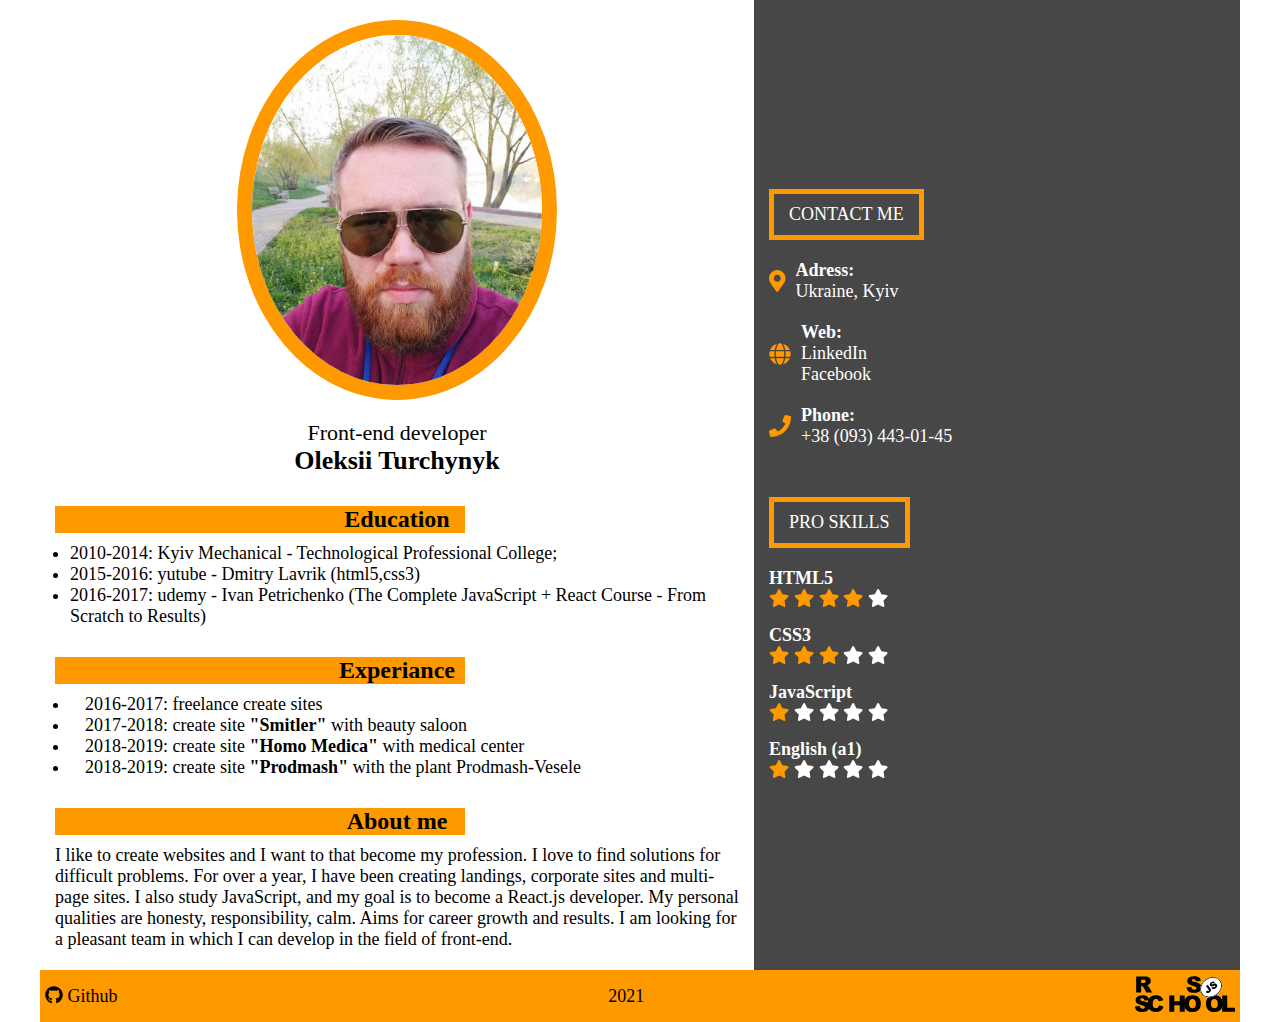
<file: index.html>
<!DOCTYPE html>
<html lang="en">
  <head>
    <meta charset="UTF-8" />
    <meta http-equiv="X-UA-Compatible" content="IE=edge" />
    <meta name="viewport" content="width=device-width, initial-scale=1.0" />
    <link rel="stylesheet" href="all.css" />
    <link rel="stylesheet" href="style.css" />
    <title>rsschool-cv-html</title>
  </head>
  <body>
    <div class="wrapper">
      <div class="cv">
        <main class="main">
          <section class="about-me">
            <figure>
              <div class="about-me__photo">
                <img src="img/me.jpg" alt="Oleksii Turchynyk photo" />
              </div>
              <figcaption>Front-end developer</figcaption>
            </figure>
            <h1 class="about-me__headline">Oleksii Turchynyk</h1>
          </section>
          <section class="education">
            <h2 class="education__headline">Education</h2>
            <ul class="education__list">
              <li class="education__item">
                2010-2014: Kyiv Mechanical - Technological Professional College;
              </li>
              <li class="education__item">
                2015-2016: yutube - Dmitry Lavrik (html5,css3)
              </li>
              <li class="education__item">
                2016-2017: udemy - Ivan Petrichenko (The Complete JavaScript +
                React Course - From Scratch to Results)
              </li>
            </ul>
          </section>
          <section class="experiance">
            <h3 class="experiance__headline">Experiance</h3>
            <ul class="experiance__list">
              <li class="experiance__list">
                2016-2017: freelance create sites
              </li>
              <li class="experiance__list">
                2017-2018: create site
                <a href="Mishkalesha.github.io/Smitler/index.html">
                  "Smitler"</a
                >
                with beauty saloon
              </li>
              <li class="experiance__list">
                2018-2019: create site
                <a
                  href="https://mishkalesha.github.io/homo-medica/app/index.html"
                >
                  "Homo Medica"</a
                >
                with medical center
              </li>
              <li class="experiance__list">
                2018-2019: create site
                <a href="https://mishkalesha.github.io/Prodmash/index.html">
                  "Prodmash"</a
                >
                with the plant Prodmash-Vesele
              </li>
            </ul>
          </section>
          <section class="for-me">
            <h4 class="for-me__headline">About me</h4>
            <p class="for-me__info">
              I like to create websites and I want to that become my profession.
              I love to find solutions for difficult problems. For over a year,
              I have been creating landings, corporate sites and multi-page
              sites. I also study JavaScript, and my goal is to become a
              React.js developer. My personal qualities are honesty,
              responsibility, calm. Aims for career growth and results. I am
              looking for a pleasant team in which I can develop in the field of
              front-end.
            </p>
          </section>
        </main>
        <aside class="right-panel">
          <div class="contacts">
            <h4 class="contacts__headline">contact me</h4>
            <ul>
              <li class="contacts__adress">
                <i class="fas fa-map-marker-alt"></i>
                <div class="contacts__container">
                  <span class="contacts__subtitle">Adress:</span>
                  <a
                    target="_blank"
                    href="https://goo.gl/maps/Ys498uXZEdkZBoAM7"
                    >Ukraine, Kyiv</a
                  >
                </div>
              </li>
              <li class="contacts__web">
                <i class="fas fa-globe"></i>
                <div class="contacts__container">
                  <span class="contacts__subtitle">Web:</span>
                  <a
                    href="https://www.linkedin.com/in/turchynyk-oleksii-30640a188/"
                    >LinkedIn</a
                  >
                  <a
                    href="https://www.facebook.com/profile.php?id=100006076099325"
                    >Facebook</a
                  >
                </div>
              </li>
              <li class="contacts__phone">
                <i class="fas fa-phone"></i>
                <div class="contacts__container">
                  <span class="contacts__subtitle">Phone:</span>
                  <a href="tel:+380934430145">+38 (093) 443-01-45</a>
                </div>
              </li>
            </ul>
          </div>
          <div class="skills">
            <h4 class="skills__headlines">pro skills</h4>
            <div class="skills__naming">
              <div class="skills__html">
                <strong>HTML5</strong>
                <div class="skills__rating">
                  <span class="fa fa-star checked"></span>
                  <span class="fa fa-star checked"></span>
                  <span class="fa fa-star checked"></span>
                  <span class="fa fa-star checked"></span>
                  <span class="fa fa-star"></span>
                </div>
              </div>
              <div class="skills__css">
                <strong>CSS3</strong>
                <div class="skills__rating">
                  <span class="fa fa-star checked"></span>
                  <span class="fa fa-star checked"></span>
                  <span class="fa fa-star checked"></span>
                  <span class="fa fa-star"></span>
                  <span class="fa fa-star"></span>
                </div>
              </div>
              <div class="skills__js">
                <strong>JavaScript</strong>
                <div class="skills__rating">
                  <span class="fa fa-star checked"></span>
                  <span class="fa fa-star"></span>
                  <span class="fa fa-star"></span>
                  <span class="fa fa-star"></span>
                  <span class="fa fa-star"></span>
                </div>
              </div>
              <div class="skills__english">
                <strong>English (a1)</strong>
                <div class="skills__rating">
                  <span class="fa fa-star checked"></span>
                  <span class="fa fa-star"></span>
                  <span class="fa fa-star"></span>
                  <span class="fa fa-star"></span>
                  <span class="fa fa-star"></span>
                </div>
              </div>
            </div>
          </div>
          <div class="social"></div>
        </aside>
      </div>
      <footer class="footer">
        <div class="footer__github">
          <a target="_blank" href="https://github.com/Mishkalesha?tab=repositories"
            ><i class="fab fa-github"></i> Github</a
          >
        </div>
        <div class="footer__year">2021</div>
        <div class="footer__rsschool">
          <a target="_blank" class="footer__rsschool_img-small" href="https://rs.school/js/">
            <img src="img/rs_school_js.svg" alt="rsschool image"
          /></a>
        </div>
      </footer>
    </div>
    <script src="all.min.js"></script>
  </body>
</html>
</file>
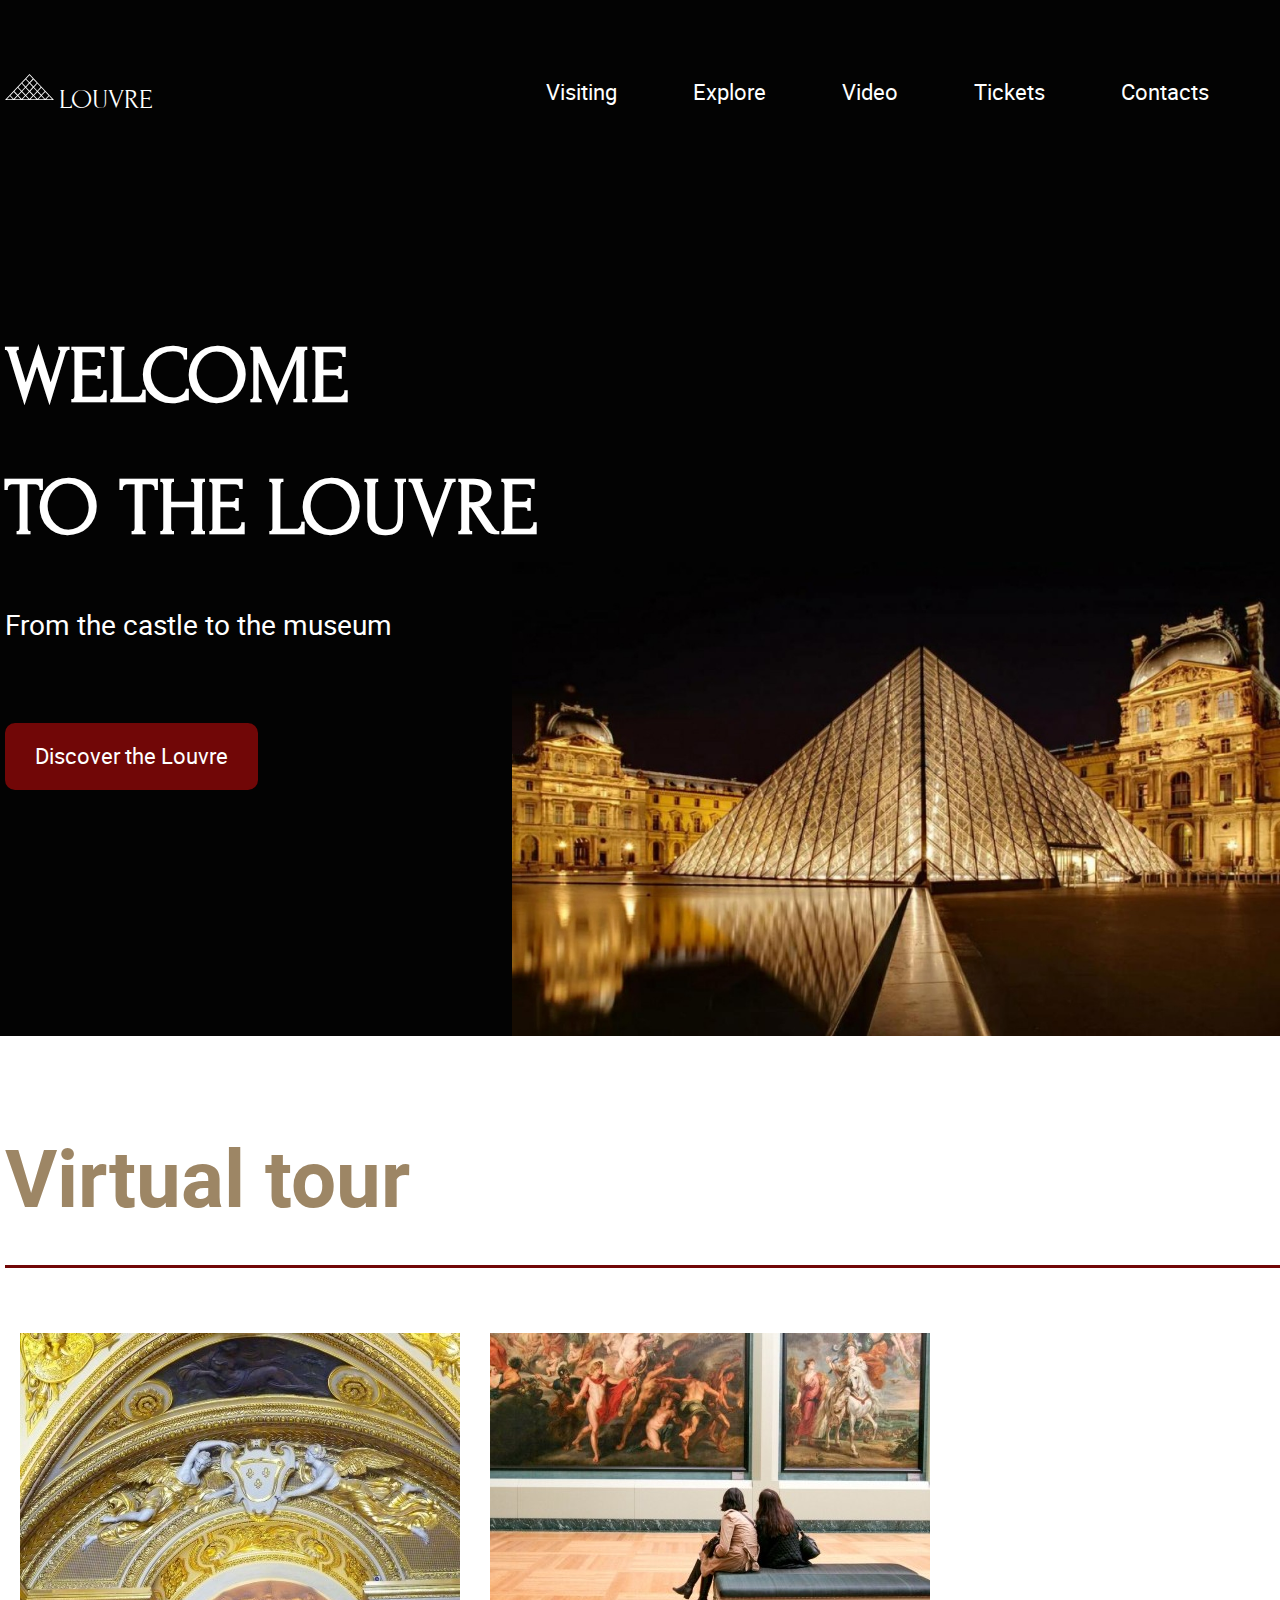
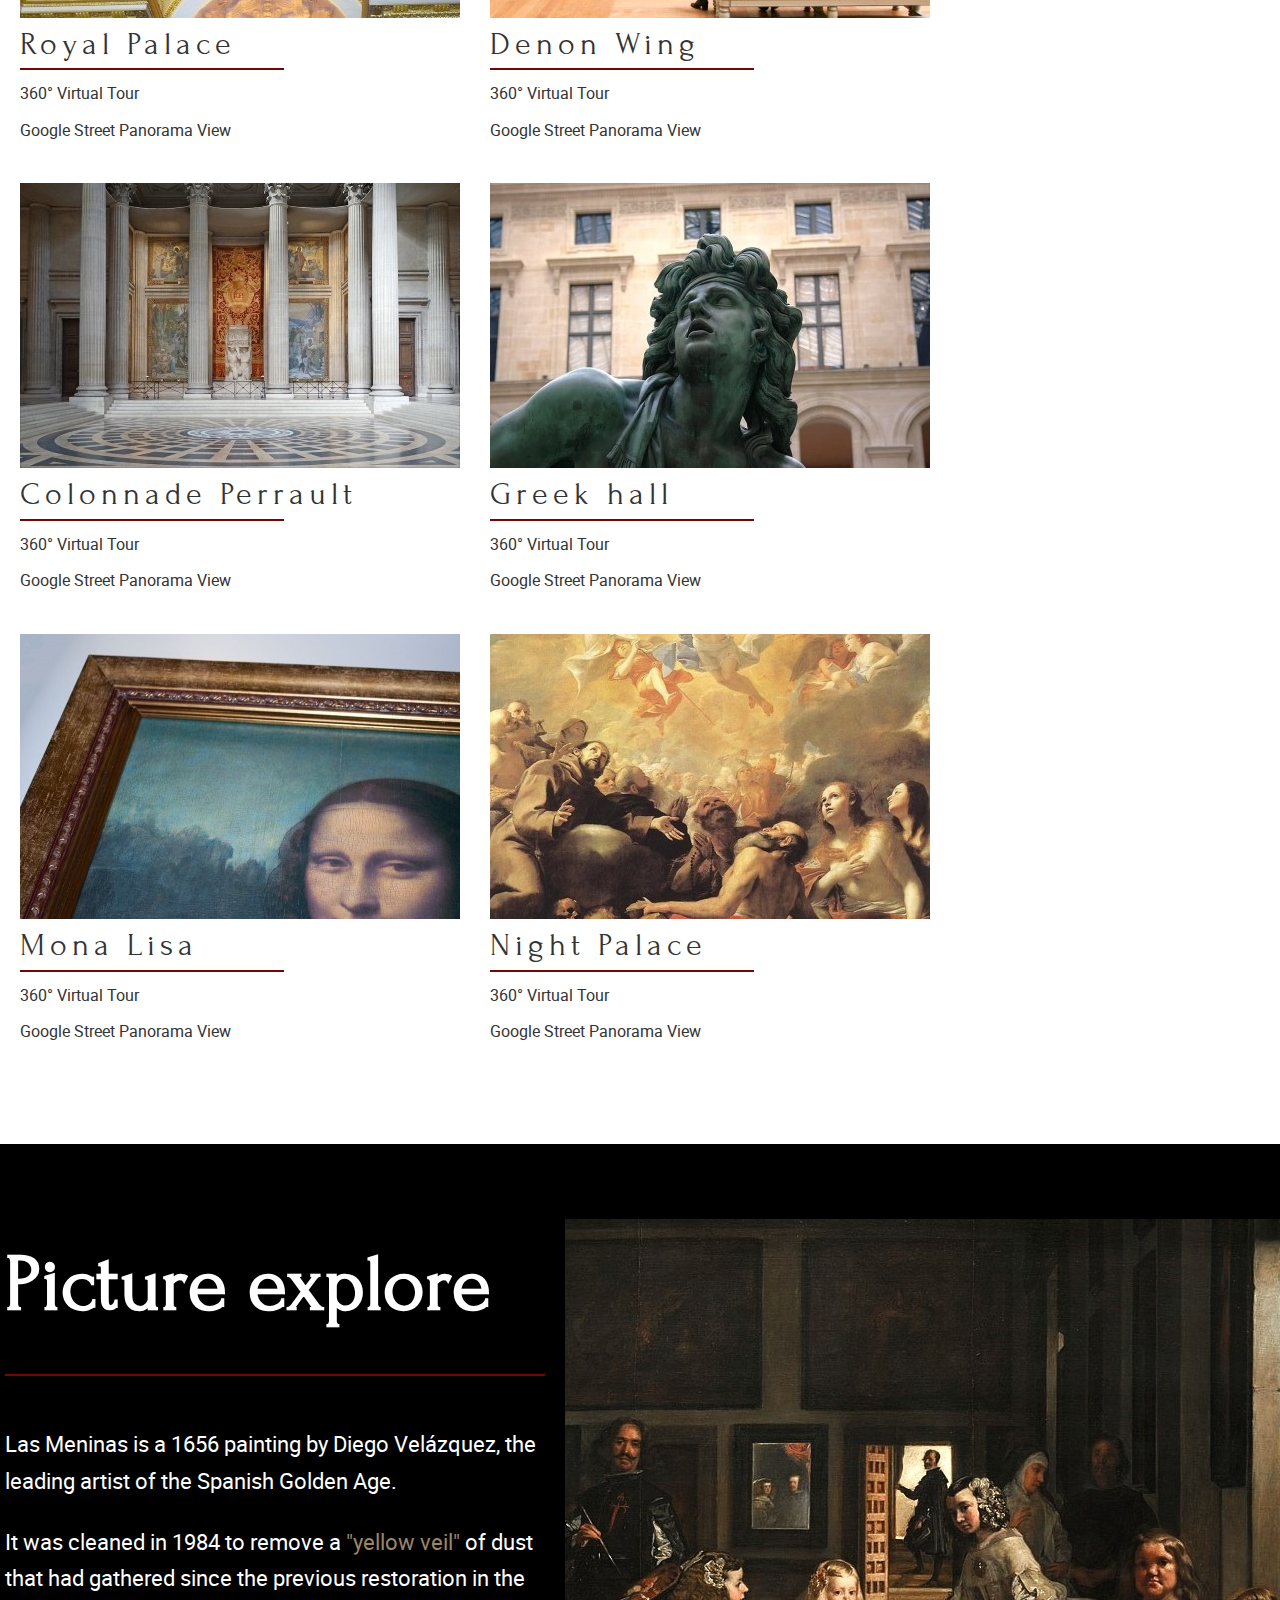
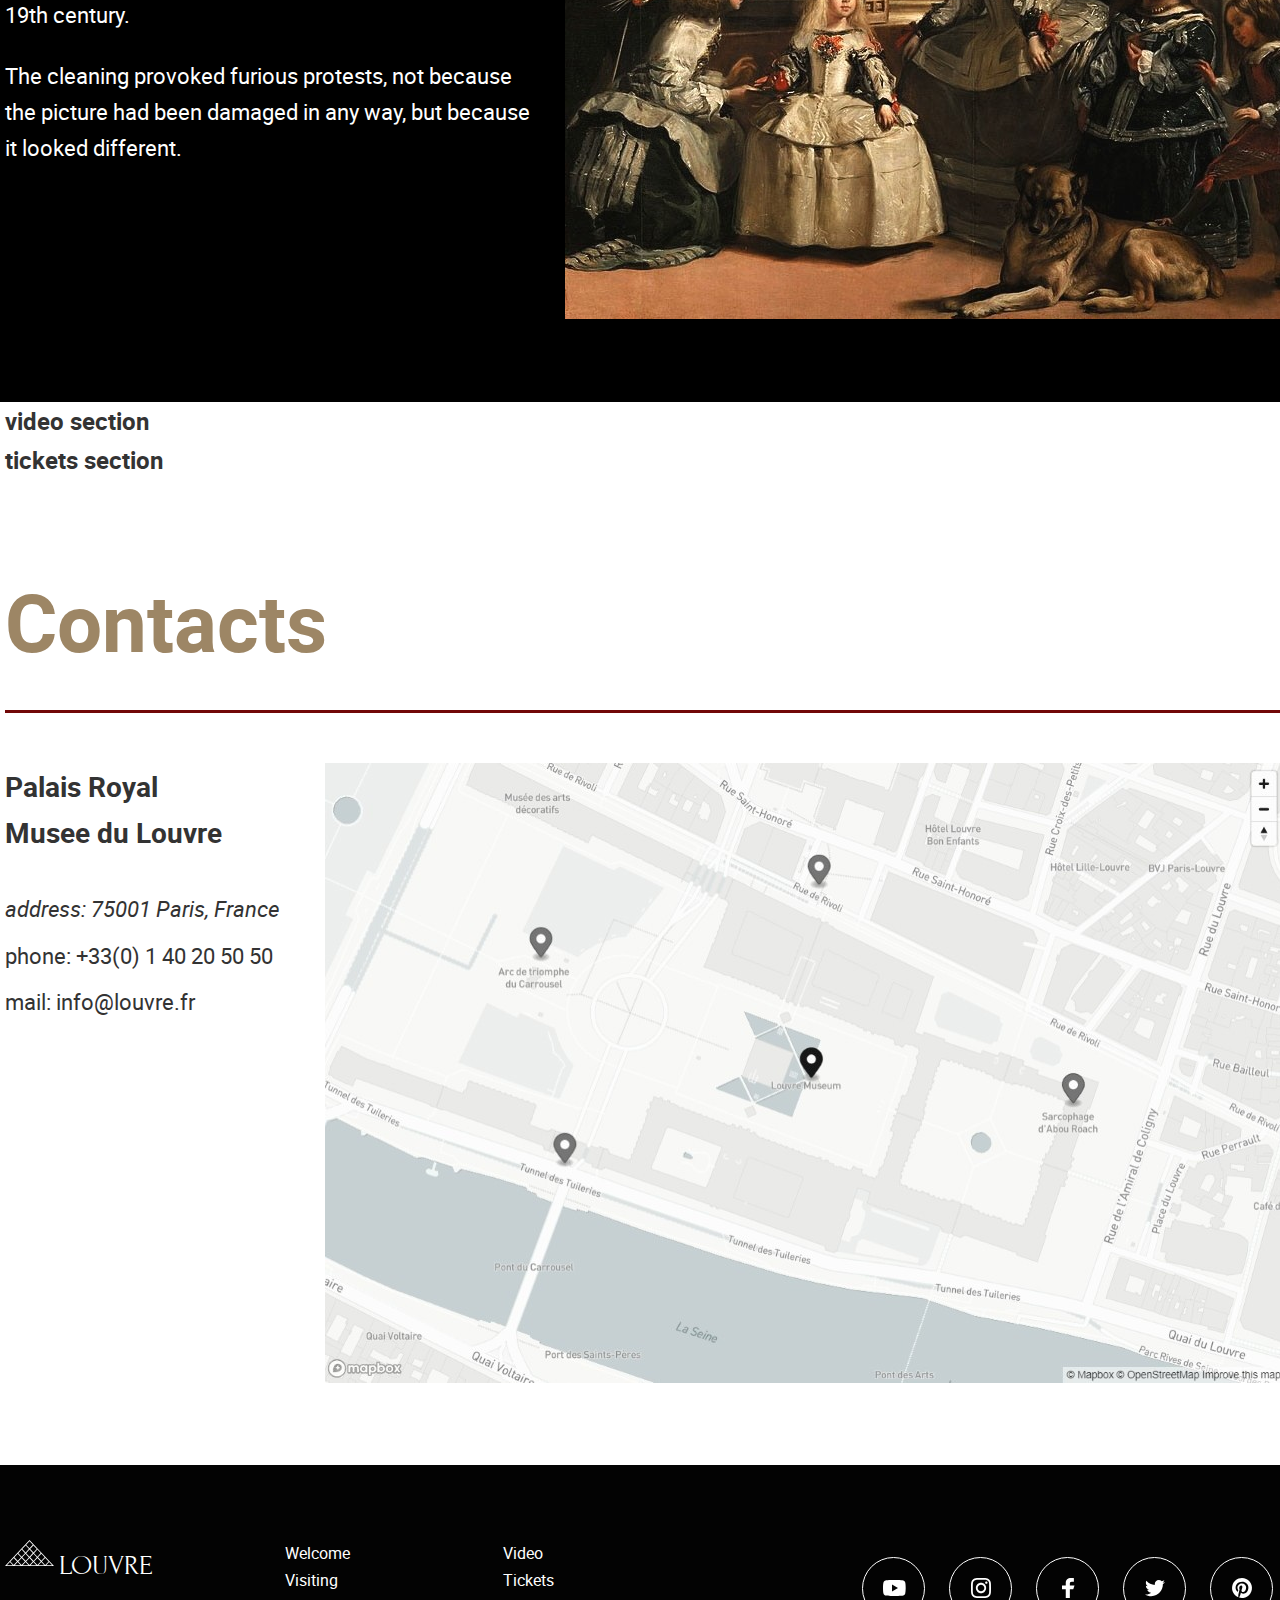
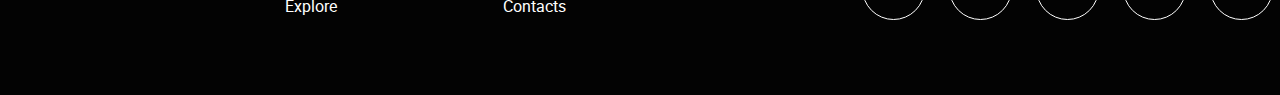
<file: museum/index.html>
<!DOCTYPE html>
<html lang="ru">
  <head>
    <meta charset="utf-8" />
    <title>Louvre</title>
    <meta name="description" content="Louvre" />
    <meta name="viewport" content="width=device-width" />
    <link rel="stylesheet" href="css/styles.min.css" />
  </head>

  <body>
    <!-- Custom HTML / Remove before use -->
    <header class="header">
      <div class="wrapper">
        <div class="header__inner">
          <div class="header__logo">
            <img src="img/@2x/Frame.svg" alt="louvre logotype" />
            <a href="#" class="header__logo_text">Louvre</a>
          </div>
          <nav class="header__navigation">
            <ul class="header__list">
              <li class="header__item"><a href="#">Visiting</a></li>
              <li class="header__item"><a href="#">Explore</a></li>
              <li class="header__item"><a href="#">Video</a></li>
              <li class="header__item"><a href="#">Tickets</a></li>
              <li class="header__item"><a href="#">Contacts</a></li>
            </ul>
          </nav>
        </div>
      </div>
    </header>
    <main>
      <section class="welcome">
        <div class="wrapper">
          <div class="welcome__inner">
            <h1 class="welcome__title">
              <span class="welcome__title_word">Welcome</span> to the Louvre
            </h1>
            <span class="welcome__subtitle">From the castle to the museum</span>
            <a href="#" class="welcome__button">Discover the Louvre</a>
          </div>
        </div>
      </section>
      <section class="visiting">
        <div class="wrapper">
          <div class="visiting__inner">
            <h2 class="visiting__title subline__title">Virtual tour</h2>
            <ul class="visiting__gallary">
              <li class="visiting__item">
                <img src="img/@2x/Rectangle.jpg" alt="gallery image" />
                <span class="visiting__item_title">Royal Palace</span>
                <span class="visiting__item_text">360° Virtual Tour</span>
                <span class="visiting__item_text"
                  >Google Street Panorama View</span
                >
              </li>
              <li class="visiting__item">
                <img src="img/@2x/Rectangle1.jpg" alt="gallery image" />
                <span class="visiting__item_title">Denon Wing</span>
                <span class="visiting__item_text">360° Virtual Tour</span>
                <span class="visiting__item_text"
                  >Google Street Panorama View</span
                >
              </li>
              <li class="visiting__item">
                <img src="img/@2x/Rectangle2.jpg" alt="gallery image" />
                <span class="visiting__item_title">Colonnade Perrault</span>
                <span class="visiting__item_text">360° Virtual Tour</span>
                <span class="visiting__item_text"
                  >Google Street Panorama View</span
                >
              </li>
              <li class="visiting__item">
                <img src="img/@2x/Rectangle3.jpg" alt="gallery image" />
                <span class="visiting__item_title">Greek hall</span>
                <span class="visiting__item_text">360° Virtual Tour</span>
                <span class="visiting__item_text"
                  >Google Street Panorama View</span
                >
              </li>
              <li class="visiting__item">
                <img src="img/@2x/Rectangle4.jpg" alt="gallery image" />
                <span class="visiting__item_title">Mona Lisa</span>
                <span class="visiting__item_text">360° Virtual Tour</span>
                <span class="visiting__item_text"
                  >Google Street Panorama View</span
                >
              </li>
              <li class="visiting__item">
                <img src="img/@2x/Rectangle5.jpg" alt="gallery image" />
                <span class="visiting__item_title">Night Palace</span>
                <span class="visiting__item_text">360° Virtual Tour</span>
                <span class="visiting__item_text"
                  >Google Street Panorama View</span
                >
              </li>
            </ul>
          </div>
        </div>
      </section>
      <section class="explore">
        <div class="wrapper">
          <div class="explore__inner">
            <div class="explore__text">
              <h2 class="explore__title">Picture explore</h2>
              <p>
                Las Meninas is a 1656 painting by Diego Velázquez, the leading
                artist of the Spanish Golden Age.
              </p>
              <p>
                It was cleaned in 1984 to remove a
                <span class="explore__text_orange">"yellow veil"</span> of dust
                that had gathered since the previous restoration in the 19th
                century.
              </p>
              <p>
                The cleaning provoked furious protests, not because the picture
                had been damaged in any way, but because it looked different.
              </p>
            </div>
            <div class="explore__image">
              <img src="img/@2x/picture_bg.jpg" alt="explore picture girl" />
            </div>
          </div>
        </div>
      </section>
      <section class="video">
        <div class="wrapper">
          <div class="video__inner">
            <h2>video section</h2>
          </div>
        </div>
      </section>
      <section class="tickets">
        <div class="wrapper">
          <div class="tickets__inner">
            <h2>tickets section</h2>
          </div>
        </div>
      </section>
      <section class="contacts">
        <div class="wrapper">
          <div class="contacts__inner">
            <h2 class="subline__title">Contacts</h2>
            <div class="contacts__map-info">
              <div class="contacts__info">
                <h5 class="contacts__title_info">
                  <span>Palais Royal</span> Musee du Louvre
                </h5>
                <address>
                  <span>address: <a href="#">75001 Paris, France</a></span>
                </address>
                <span class="contacts__phone"
                  >phone:
                  <a href="tel:+330140205050">+33(0) 1 40 20 50 50</a>
                </span>
                <span class="contacts__mail"
                  >mail:
                  <a href="mailto:info@louvre.fr">info@louvre.fr</a>
                </span>
              </div>
              <div class="contacts__map">
                <img src="img/@2x/map.jpg" alt="louvre map" />
              </div>
            </div>
          </div>
        </div>
      </section>
    </main>
    <footer class="footer">
      <div class="wrapper">
        <div class="footer__inner">
          <div class="footer__logo">
            <img src="img/@2x/Frame.svg" alt="louvre logotype" />
            <a href="#" class="footer__logo_text">Louvre</a>
          </div>
          <div class="footer__nav">
            <ul class="footer__items">
              <li class="footer__item"><a href="#">Welcome</a></li>
              <li class="footer__item"><a href="#">Visiting</a></li>
              <li class="footer__item"><a href="#">Explore</a></li>
            </ul>
            <ul class="footer__items">
              <li class="footer__item"><a href="#">Video</a></li>
              <li class="footer__item"><a href="#">Tickets</a></li>
              <li class="footer__item"><a href="#">Contacts</a></li>
            </ul>
          </div>
          <div class="footer__social">
            <a class="footer__social_item" href="#">
              <img src="img/@2x/youtube.svg" alt="youtube link" />
            </a>
            <a class="footer__social_item" href="#">
              <img src="img/@2x/inst.svg" alt="instagram link" />
            </a>
            <a class="footer__social_item" href="#">
              <img src="img/@2x/fb.svg" alt="fb link" />
            </a>
            <a class="footer__social_item" href="#">
              <img src="img/@2x/twitter.svg" alt="twitter link" />
            </a>
            <a class="footer__social_item" href="#">
              <img src="img/@2x/pinterest.svg" alt="pinterest link" />
            </a>
          </div>
        </div>
      </div>
    </footer>
    <script src="js/scripts.min.js"></script>
  </body>
</html>
</file>
<file: style.css>
* {
  margin: 0;
  padding: 0;
}
html,
body {
  font-family: "Roboto";
  font-size: 18px;
  box-sizing: border-box;
}
a {
  text-decoration: none;
  color: inherit;
}
.wrapper {
  padding: 0 5px;
  max-width: 1200px;
  width: 100%;
  margin: 0 auto;
}

.cv {
  display: flex;
  overflow: hidden;
}
.main {
  width: 60%;
}
.right-panel {
  width: 40%;
}
.main,
.right-panel {
  padding: 20px 15px;
}
.right-panel {
  display: flex;
  flex-direction: column;
  justify-content: center;
  background-color: #474747;
}

.about-me {
  display: flex;
  flex-direction: column;
  align-items: center;
}
.about-me figure {
  display: flex;
  flex-direction: column;
  align-items: center;
}
.about-me figure figcaption {
  font-size: 22px;
  margin-top: 20px;
}
.about-me__headline {
  font-size: 26px;
}
.about-me__photo {
  max-width: 350px;
  max-height: 350px;
  width: 100%;
  height: auto;
  border: 15px solid #ff9900;
  border-radius: 50%;
  overflow: hidden;
}

.about-me__photo img {
  max-width: 350px;
  max-height: 350px;
  width: 100%;
  height: 100%;
  object-fit: cover;
}
.experiance__headline,
.education__headline,
.for-me__headline {
  margin-top: 30px;
  margin-bottom: 10px;
  font-size: 24px;
  text-align: center;
  position: relative;
}
.experiance__headline:before,
.education__headline:before,
.for-me__headline:before {
  position: absolute;
  width: 60%;
  height: 100%;
  bottom: 0;
  left: 0;
  background-color: #ff9900;
  z-index: -1;
  content: "";
}
.education__list,
.experiance__list{
  padding:0 15px ;
}

.experiance__list a {
  font-weight: bold;
  transition: color 0.25s ease;
}
.experiance__list a:hover {
  color: #ff9900;
}

.skills{
  margin-top: 30px;
}
.contacts__headline,
.skills__headlines {
  display: inline-block;
  margin-bottom: 20px;
  padding: 10px 15px;
  font-size: 18px;
  color: white;
  border: 5px solid #ff9900;
  font-weight: normal;
  text-transform: uppercase;
}
.right-panel {
  color: white;
}
.contacts__adress,
.contacts__web,
.contacts__phone {
  margin-bottom: 20px;
  display: flex;
  align-items: center;
}
.contacts__adress .fa-map-marker-alt,
.contacts__web .fa-globe,
.contacts__phone .fa-phone {
  margin-right: 10px;
  font-size: 22px;
  color: #ff9900;
}
.contacts__container {
  display: flex;
  flex-direction: column;
}
.contacts__container a{
  transition: color 0.24s ease;
}
.contacts__container a:hover{
  color: #ff9900;
}
.contacts__subtitle{
  font-weight: bold;
  
}
.checked{
  color: #ff9900;
}
.skills__html,
.skills__css,
.skills__js{
  margin-bottom: 15px;
}
.footer{
  padding: 5px;
  display: flex;
  justify-content: space-between;
  align-items: center;
  background-color: #ff9900;
}
.footer__rsschool_img-small{
  display: inline-block;
  width: 100px;
}
</file>
<file: museum/css/styles.min.css>
@font-face {
  font-family: Roboto;
  font-style: normal;
  font-weight: 400;
  src: url(../fonts/roboto-regular-webfont.woff2) format("woff2");
}
@font-face {
  font-family: Roboto;
  font-style: italic;
  font-weight: 400;
  src: url(../fonts/roboto-italic-webfont.woff2) format("woff2");
}
@font-face {
  font-family: Roboto;
  font-style: normal;
  font-weight: 700;
  src: url(../fonts/roboto-bold-webfont.woff2) format("woff2");
}
@font-face {
  font-family: Roboto;
  font-style: italic;
  font-weight: 700;
  src: url(../fonts/roboto-bolditalic-webfont.woff2) format("woff2");
}
@font-face {
  font-family: Forum;
  font-style: normal;
  font-weight: 400;
  src: url(../fonts/_src/Forum-Regular.ttf) format("woff2");
}
::-webkit-input-placeholder {
  color: #666;
}
::-moz-placeholder {
  color: #666;
}
:-ms-input-placeholder {
  color: #666;
}
::-ms-input-placeholder {
  color: #666;
}
::placeholder {
  color: #666;
}
::-moz-selection {
  background-color: orange;
  color: #fff;
}
::selection {
  background-color: orange;
  color: #fff;
}
* {
  margin: 0;
  padding: 0;
}
ol,
ul {
  margin: 0;
  padding: 0;
  list-style: none;
}
input,
textarea {
  outline: 0;
}
input:focus:required:invalid,
textarea:focus:required:invalid {
  border-color: red;
}
input:required:valid,
textarea:required:valid {
  border-color: green;
}
body {
  font-size: 16px;
  min-width: 320px;
  position: relative;
  line-height: 1.65;
  font-family: Roboto, sans-serif;
  overflow-x: hidden;
  color: #333;
}
.wrapper {
  margin: 0 auto;
  max-width: 1440px;
  width: 100%;
  padding: 0 5px;
}
.header {
  background-color: #030303;
  padding: 74px 0;
}
.header__inner {
  display: -webkit-box;
  display: -ms-flexbox;
  display: flex;
  -webkit-box-pack: justify;
  -ms-flex-pack: justify;
  justify-content: space-between;
}
.footer__logo_text,
.header__logo_text {
  font-size: 28px;
  font-family: Forum, serif;
  text-transform: uppercase;
  color: #fff;
  text-decoration: none;
}
.header__list {
  display: -webkit-box;
  display: -ms-flexbox;
  display: flex;
}
.header__item {
  margin-right: 76px;
}
.header__item a {
  font-size: 22px;
  font-weight: 200;
  text-decoration: none;
  color: #fff;
}
.welcome {
  background-color: #030303;
  background-image: url(../img/@2x/background.jpg);
  background-position: 100% 100%;
  background-repeat: no-repeat;
  background-size: 60%;
}
.welcome__inner {
  display: -webkit-box;
  display: -ms-flexbox;
  display: flex;
  -webkit-box-orient: vertical;
  -webkit-box-direction: normal;
  -ms-flex-direction: column;
  flex-direction: column;
  -webkit-box-align: start;
  -ms-flex-align: start;
  align-items: start;
  max-width: 600px;
  width: 100%;
  padding-top: 114px;
  padding-bottom: 246px;
}
.welcome__title_word {
  display: block;
}
.welcome__title {
  font-size: 80px;
  font-family: Forum, serif;
  text-transform: uppercase;
  color: #fff;
}
.welcome__subtitle {
  margin-top: 26px;
  margin-bottom: 76px;
  font-size: 28px;
  font-weight: 300;
  color: #fff;
}
.welcome__button {
  font-size: 22px;
  background-color: #710707;
  padding: 15px 30px;
  border-radius: 10px;
  color: #fff;
  text-decoration: none;
}
.visiting {
  padding: 75px 0;
}
.subline__title {
  margin-bottom: 75px;
  position: relative;
  font-size: 80px;
  color: #9d8665;
}
.subline__title::after {
  position: absolute;
  bottom: -25px;
  left: 0;
  width: 100%;
  height: 3px;
  background-color: #710707;
  content: "";
}
.visiting__gallary {
  display: -webkit-box;
  display: -ms-flexbox;
  display: flex;
  -ms-flex-wrap: wrap;
  flex-wrap: wrap;
}
.visiting__item {
  margin: 15px;
  max-width: 440px;
  display: -webkit-box;
  display: -ms-flexbox;
  display: flex;
  -webkit-box-orient: vertical;
  -webkit-box-direction: normal;
  -ms-flex-direction: column;
  flex-direction: column;
  -webkit-box-align: start;
  -ms-flex-align: start;
  align-items: start;
}
.visiting__item_title {
  position: relative;
}
.visiting__item_title:after {
  position: absolute;
  width: 60%;
  height: 2px;
  background-color: #710707;
  bottom: 0;
  left: 0;
  content: "";
}
.visiting__item_title {
  font-size: 32px;
  font-family: Forum, serif;
  letter-spacing: 5px;
}
.visiting__item_text,
.visiting__item_title {
  margin-bottom: 10px;
  width: 100%;
  display: block;
}
.explore {
  padding: 75px 0;
  background-color: #000;
}
.explore__inner {
  display: -webkit-box;
  display: -ms-flexbox;
  display: flex;
  -webkit-box-pack: justify;
  -ms-flex-pack: justify;
  justify-content: space-between;
}
.explore__text {
  max-width: 660px;
  width: 100%;
  color: #fff;
  margin-right: 10px;
}
.explore__text p {
  margin-bottom: 25px;
  font-size: 22px;
}
.explore__image {
  margin-left: 10px;
  max-width: 720px;
  width: 100%;
}
.explore__title {
  position: relative;
  margin-bottom: 75px;
  font-size: 80px;
  font-family: Forum, serif;
}
.explore__title:after {
  position: absolute;
  width: 100%;
  height: 2px;
  left: 0;
  bottom: -25px;
  background-color: #710707;
  content: "";
}
.explore__text_orange {
  color: #9d8665;
}
.contacts {
  padding: 75px 0;
}
.contacts__map-info {
  display: -webkit-box;
  display: -ms-flexbox;
  display: flex;
  -webkit-box-pack: justify;
  -ms-flex-pack: justify;
  justify-content: space-between;
}
.contacts__title_info {
  margin-bottom: 36px;
  font-size: 28px;
  font-weight: 700;
  display: -webkit-box;
  display: -ms-flexbox;
  display: flex;
  -webkit-box-orient: vertical;
  -webkit-box-direction: normal;
  -ms-flex-direction: column;
  flex-direction: column;
  -webkit-box-align: start;
  -ms-flex-align: start;
  align-items: start;
}
.contacts__title_info span {
  display: block;
}
.contacts__mail,
.contacts__phone {
  display: block;
}
.contacts__map {
  max-width: 960px;
  width: 100%;
}
.contacts__map img {
  width: 100%;
}
.contacts__mail,
.contacts__phone,
address {
  margin-bottom: 10px;
  font-size: 22px;
}
.contacts__mail a,
.contacts__phone a,
address a {
  text-decoration: none;
  color: inherit;
}
.footer {
  padding: 75px 0;
  background-color: #030303;
}
.footer__inner {
  display: -webkit-box;
  display: -ms-flexbox;
  display: flex;
  -webkit-box-pack: justify;
  -ms-flex-pack: justify;
  justify-content: space-between;
}
.footer__logo {
  -ms-flex-item-align: start;
  align-self: flex-start;
}
.footer__social {
  display: -webkit-box;
  display: -ms-flexbox;
  display: flex;
  -ms-flex-item-align: end;
  align-self: flex-end;
}
.footer__nav {
  display: -webkit-box;
  display: -ms-flexbox;
  display: flex;
}
.footer__items {
  margin-right: 153px;
}
.footer__items a {
  text-decoration: none;
  color: #fff;
}
.footer__social_item {
  margin: 0 12px;
  padding: 8px;
  display: -webkit-box;
  display: -ms-flexbox;
  display: flex;
  -webkit-box-pack: center;
  -ms-flex-pack: center;
  justify-content: center;
  -webkit-box-align: center;
  -ms-flex-align: center;
  align-items: center;
  width: 45px;
  height: 45px;
  border: 1px solid #fff;
  border-radius: 50%;
}
</file>
